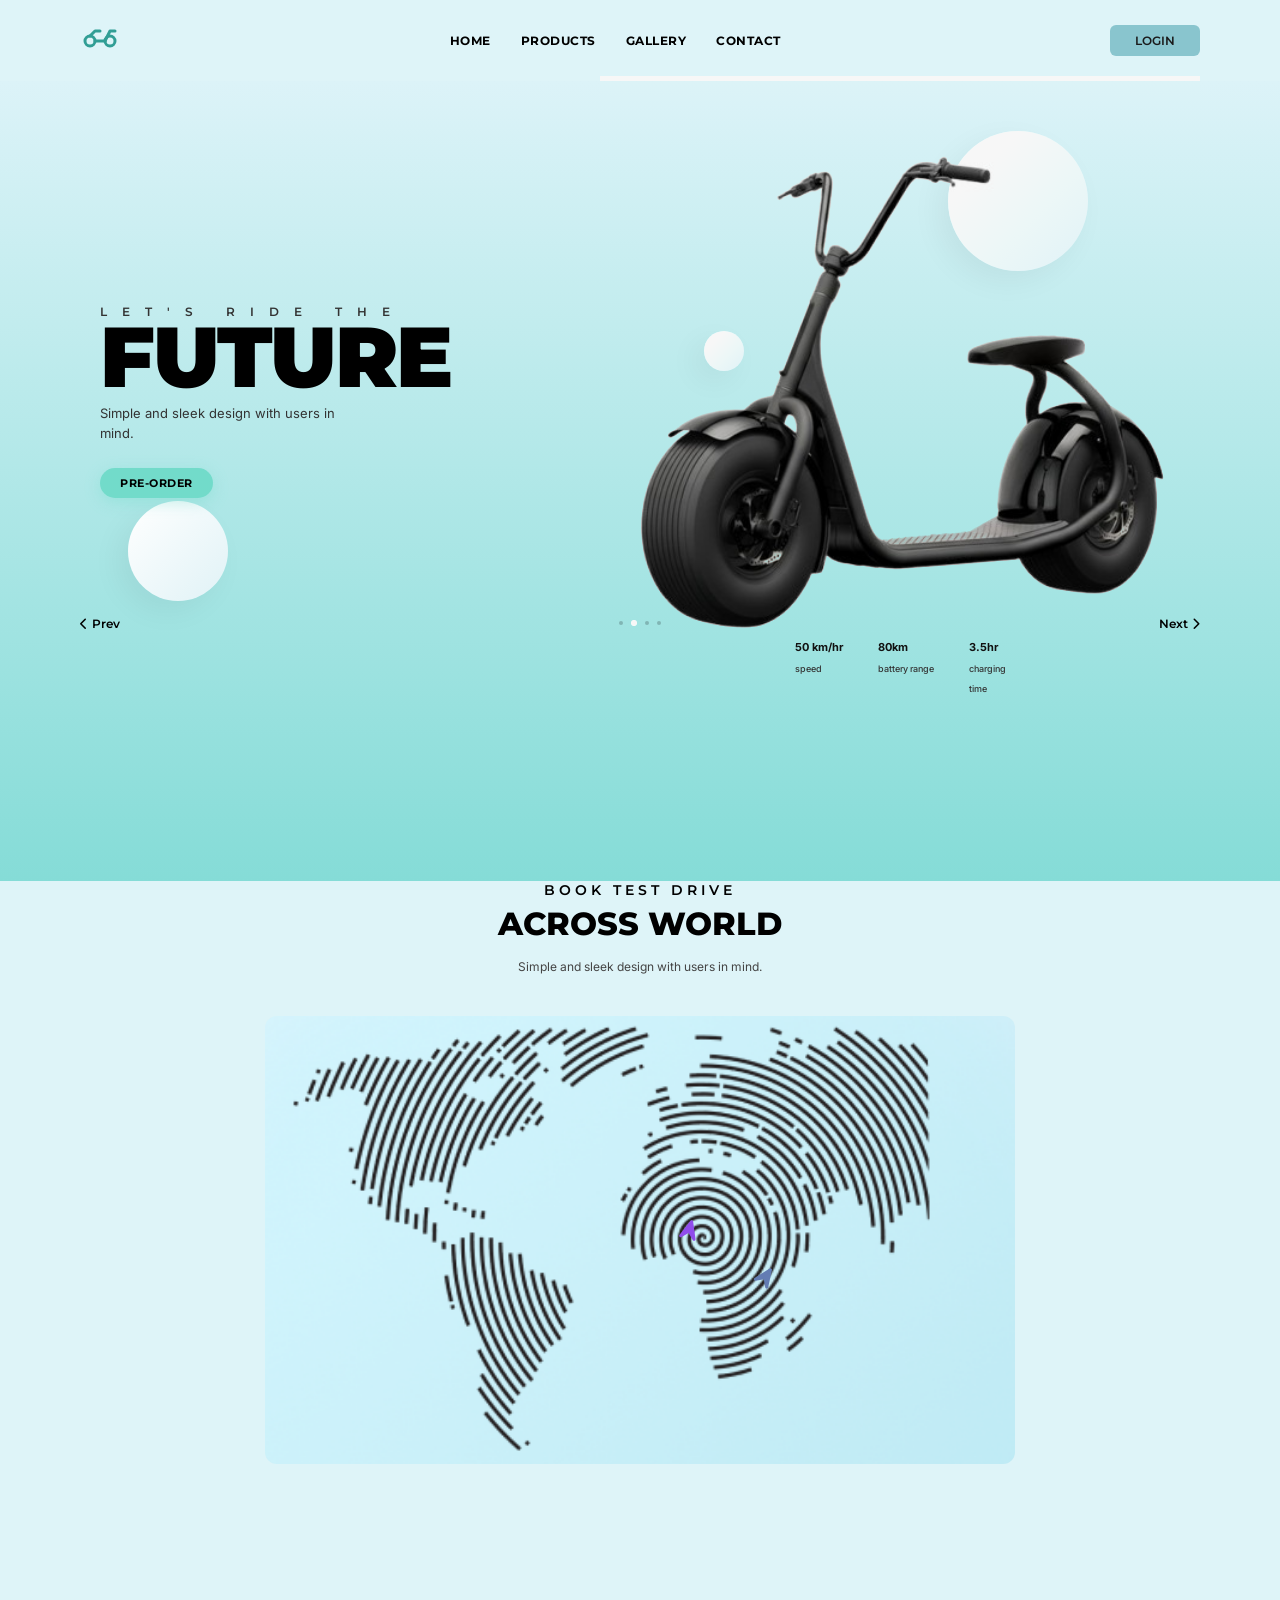
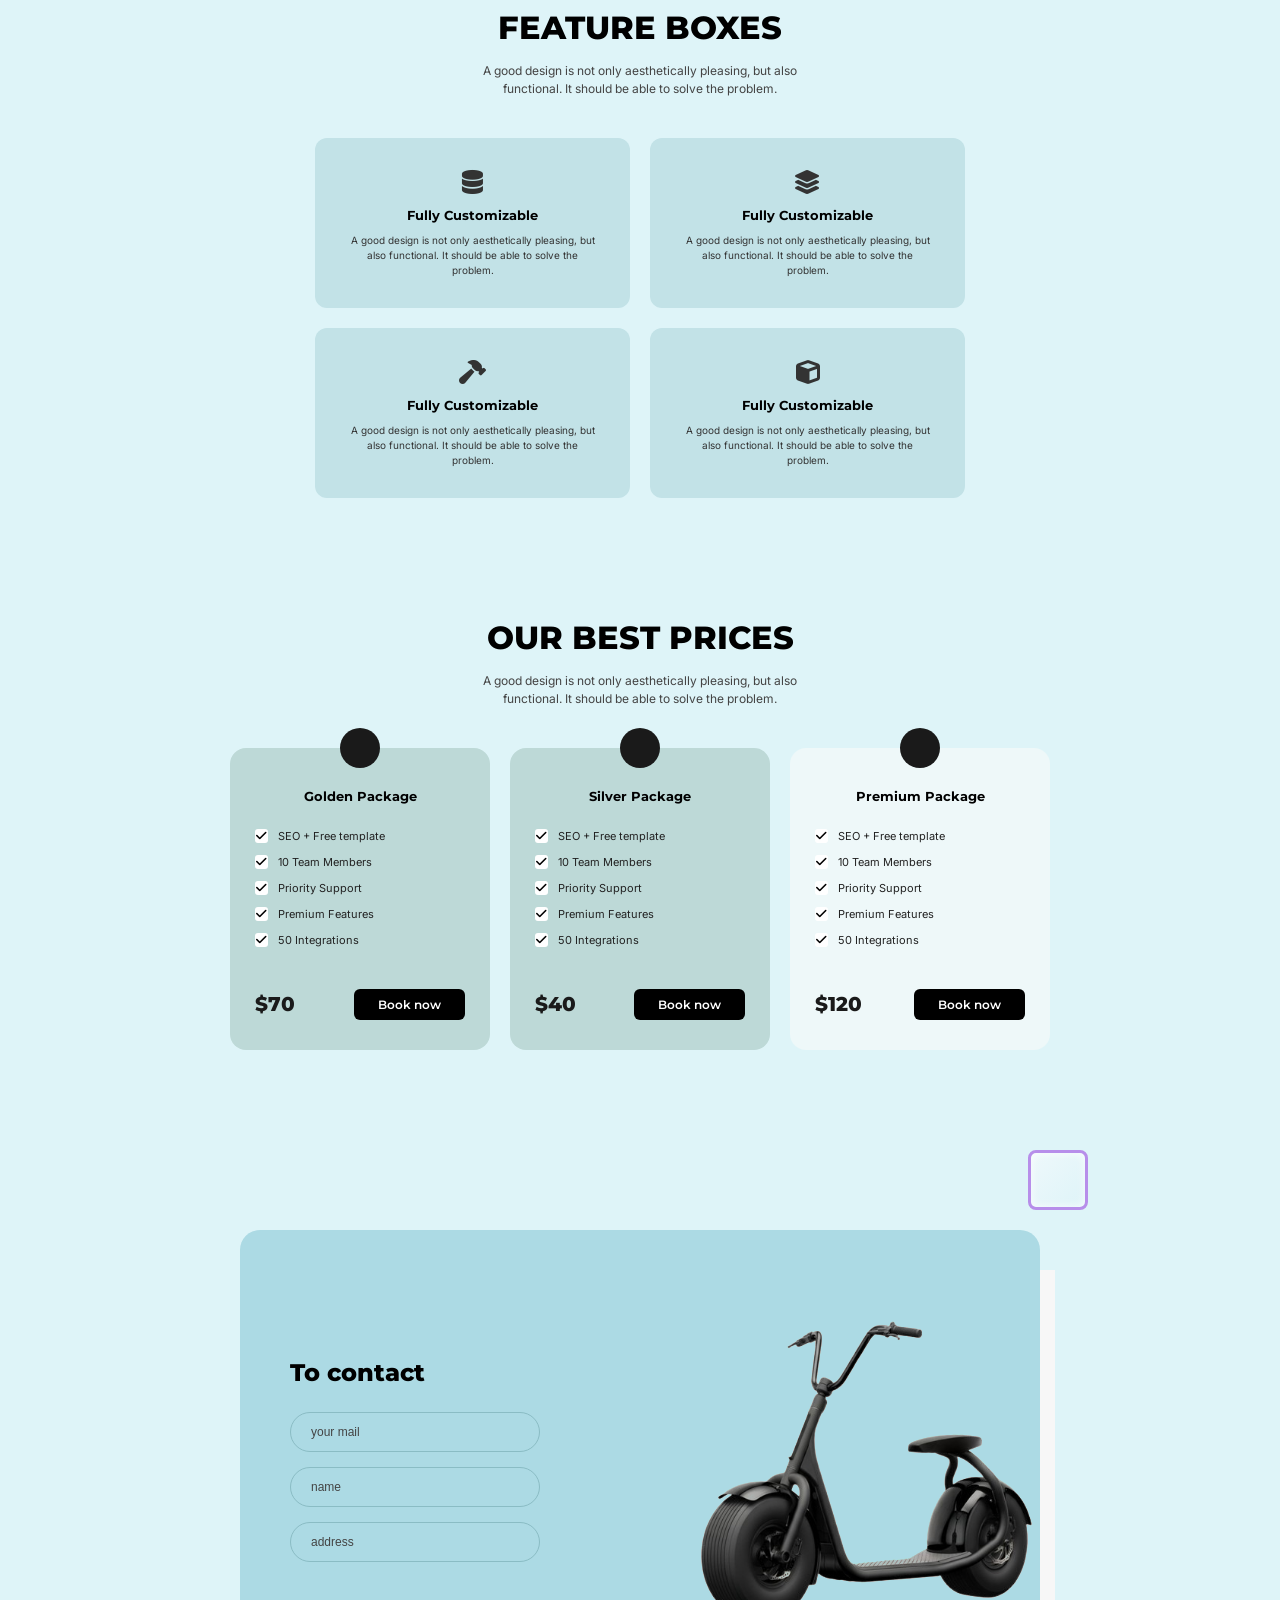
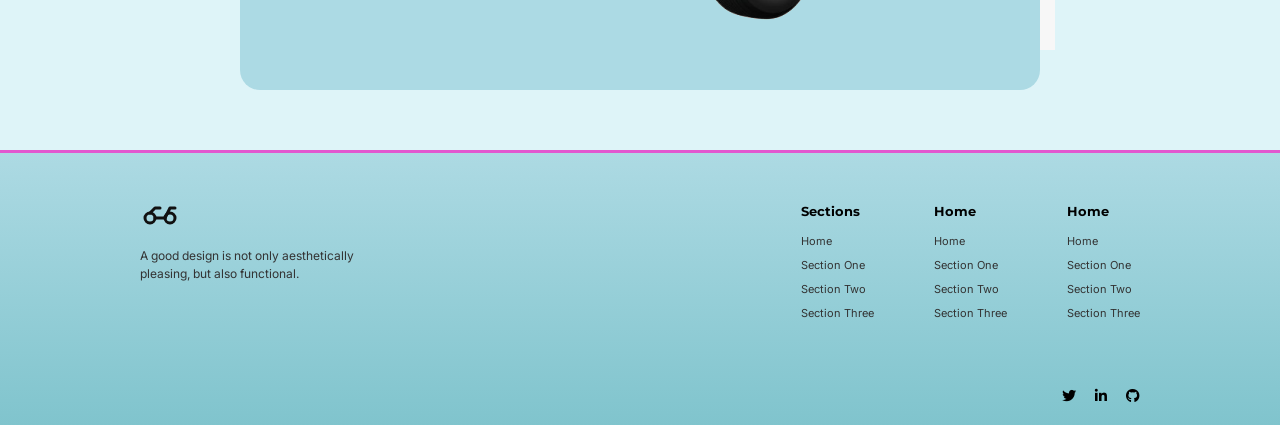
<file: frontend/figma.html>
<!DOCTYPE html>
<html lang="en">

<head>
    <meta charset="UTF-8">
    <meta name="viewport" content="width=device-width, initial-scale=1.0">
    <title>Ride The Future &middot; Electric Scooter</title>
    <!-- Fonts -->
    <link rel="preconnect" href="https://fonts.googleapis.com">
    <link rel="preconnect" href="https://fonts.gstatic.com" crossorigin>
    <link
        href="https://fonts.googleapis.com/css2?family=Montserrat:wght@400;500;600;700;800;900&family=Inter:wght@400;500;600&display=swap"
        rel="stylesheet">
    <!-- Font Awesome -->
    <link rel="stylesheet" href="https://cdnjs.cloudflare.com/ajax/libs/font-awesome/6.4.0/css/all.min.css">
    <!-- CSS -->
    <link rel="stylesheet" href="figma.css">
</head>

<body>
    <div class="main-container">
        <!-- HEADER -->
        <header class="navbar">
            <div class="logo">
                <svg width="40" height="25" viewBox="0 0 40 25" fill="none" xmlns="http://www.w3.org/2000/svg">
                    <circle cx="10" cy="15" r="5" stroke="#319e95" stroke-width="3" fill="none" />
                    <circle cx="30" cy="15" r="5" stroke="#319e95" stroke-width="3" fill="none" />
                    <path d="M15 15 L25 15" stroke="#319e95" stroke-width="3" stroke-linecap="round" />
                    <path d="M10 10 L15 5 L20 5" stroke="#319e95" stroke-width="3" stroke-linecap="round"
                        stroke-linejoin="round" />
                    <path d="M25 15 L30 5 L35 5" stroke="#319e95" stroke-width="3" stroke-linecap="round"
                        stroke-linejoin="round" />
                </svg>
            </div>
            <nav class="nav-links">
                <a href="#home">HOME</a>
                <a href="#products">PRODUCTS</a>
                <a href="#gallery">GALLERY</a>
                <a href="#contact">CONTACT</a>
            </nav>
            <div class="nav-action">
                <button class="btn btn-login">LOGIN</button>
            </div>
        </header>

        <!-- HERO SECTION -->
        <section class="hero" id="home">
            <div class="hero-bg-layer"></div>

            <div class="hero-decorative-spheres">
                <div class="sphere sphere-1"></div>
                <div class="sphere sphere-2"></div>
                <div class="sphere sphere-3"></div>
            </div>

            <div class="hero-content">
                <div class="hero-text-block">
                    <h3 class="hero-subtitle">L E T ' S &nbsp; R I D E &nbsp; T H E</h3>
                    <h1 class="hero-title">FUTURE</h1>
                    <p class="hero-desc">Simple and sleek design with users in mind.</p>
                    <button class="btn btn-preorder">PRE-ORDER</button>

                    <div class="slider-controls">
                        <button class="slider-arrow arrow-left"><i class="fa-solid fa-chevron-left"></i> Prev</button>
                        <div class="slider-dots">
                            <span class="dot"></span>
                            <span class="dot active"></span>
                            <span class="dot"></span>
                            <span class="dot"></span>
                        </div>
                        <button class="slider-arrow arrow-right">Next <i class="fa-solid fa-chevron-right"></i></button>
                    </div>
                </div>
                <div class="hero-image-wrapper">
                    <img src="assets/scooter.png" alt="Fat Tire Electric Scooter" class="hero-scooter" />
                    <!-- Stats section -->
                    <div class="hero-stats">
                        <div class="stat-item">
                            <span class="stat-value">50 km/hr</span>
                            <span class="stat-label">speed</span>
                        </div>
                        <div class="stat-item">
                            <span class="stat-value">80km</span>
                            <span class="stat-label">battery range</span>
                        </div>
                        <div class="stat-item">
                            <span class="stat-value">3.5hr</span>
                            <span class="stat-label">charging<br>time</span>
                        </div>
                    </div>
                </div>
            </div>
        </section>

        <!-- WAVE DIVIDER -->
        <div class="wave-divider" style="margin-top:-100px; height: 260px;">
            <svg viewBox="0 0 1440 260" fill="none" xmlns="http://www.w3.org/2000/svg" preserveAspectRatio="none">
                <!-- Extremely deep concave curve taking a large bite out of the center -->
                <path d="M0,260 C380,-30 1060,-30 1440,260 L1440,280 L0,280 Z" fill="#b1e6e0" opacity="0.4"></path>
                <path d="M0,280 C360,10 1080,10 1440,280 L1440,300 L0,300 Z" fill="#def4f8"></path>
            </svg>
        </div>

        <div class="content-body">
            <!-- MAP SECTION -->
            <section class="map-section" id="products">
                <div class="section-title-center">
                    <h4 class="title-sub">BOOK TEST DRIVE</h4>
                    <h2 class="title-main">ACROSS WORLD</h2>
                    <p class="title-desc">Simple and sleek design with users in mind.</p>
                </div>
                <div class="map-image-container">
                    <img src="assets/map.png" alt="World Map" class="line-map" />
                    <div class="map-loc-1"><i class="fa-solid fa-location-arrow"></i></div>
                    <div class="map-loc-2"><i class="fa-solid fa-location-arrow"></i></div>
                </div>
            </section>

            <!-- FEATURES SECTION -->
            <section class="features-section" id="gallery">
                <div class="section-title-center">
                    <h2 class="title-main">Feature Boxes</h2>
                    <p class="title-desc narrow">A good design is not only aesthetically pleasing, but also functional.
                        It should be able to solve the problem.</p>
                </div>
                <div class="features-grid">
                    <div class="feature-card">
                        <div class="feature-icon"><i class="fa-solid fa-database"></i></div>
                        <h4 class="feature-title">Fully Customizable</h4>
                        <p class="feature-desc">A good design is not only aesthetically pleasing, but also functional.
                            It should be able to solve the problem.</p>
                    </div>
                    <div class="feature-card">
                        <div class="feature-icon"><i class="fa-solid fa-layer-group"></i></div>
                        <h4 class="feature-title">Fully Customizable</h4>
                        <p class="feature-desc">A good design is not only aesthetically pleasing, but also functional.
                            It should be able to solve the problem.</p>
                    </div>
                    <div class="feature-card">
                        <div class="feature-icon"><i class="fa-solid fa-hammer"></i></div>
                        <h4 class="feature-title">Fully Customizable</h4>
                        <p class="feature-desc">A good design is not only aesthetically pleasing, but also functional.
                            It should be able to solve the problem.</p>
                    </div>
                    <div class="feature-card">
                        <div class="feature-icon"><i class="fa-solid fa-cube"></i></div>
                        <h4 class="feature-title">Fully Customizable</h4>
                        <p class="feature-desc">A good design is not only aesthetically pleasing, but also functional.
                            It should be able to solve the problem.</p>
                    </div>
                </div>
            </section>

            <!-- PRICING SECTION -->
            <section class="pricing-section">
                <div class="section-title-center">
                    <h2 class="title-main">Our Best Prices</h2>
                    <p class="title-desc narrow">A good design is not only aesthetically pleasing, but also functional.
                        It should be able to solve the problem.</p>
                </div>
                <div class="pricing-cards">
                    <!-- Golden Package -->
                    <div class="price-card card-left">
                        <div class="price-circle"></div>
                        <h3 class="pack-name">Golden Package</h3>
                        <ul class="pack-features">
                            <li><i class="fa-solid fa-check"></i> SEO + Free template</li>
                            <li><i class="fa-solid fa-check"></i> 10 Team Members</li>
                            <li><i class="fa-solid fa-check"></i> Priority Support</li>
                            <li><i class="fa-solid fa-check"></i> Premium Features</li>
                            <li><i class="fa-solid fa-check"></i> 50 Integrations</li>
                        </ul>
                        <div class="pack-footer">
                            <span class="pack-price">$70</span>
                            <button class="btn btn-dark">Book now</button>
                        </div>
                    </div>

                    <!-- Silver Package (Highlighted) -->
                    <div class="price-card card-mid">
                        <div class="price-circle"></div>
                        <h3 class="pack-name">Silver Package</h3>
                        <ul class="pack-features">
                            <li><i class="fa-solid fa-check"></i> SEO + Free template</li>
                            <li><i class="fa-solid fa-check"></i> 10 Team Members</li>
                            <li><i class="fa-solid fa-check"></i> Priority Support</li>
                            <li><i class="fa-solid fa-check"></i> Premium Features</li>
                            <li><i class="fa-solid fa-check"></i> 50 Integrations</li>
                        </ul>
                        <div class="pack-footer">
                            <span class="pack-price">$40</span>
                            <button class="btn btn-dark">Book now</button>
                        </div>
                    </div>

                    <!-- Premium Package -->
                    <div class="price-card card-right">
                        <div class="price-circle"></div>
                        <h3 class="pack-name">Premium Package</h3>
                        <ul class="pack-features">
                            <li><i class="fa-solid fa-check"></i> SEO + Free template</li>
                            <li><i class="fa-solid fa-check"></i> 10 Team Members</li>
                            <li><i class="fa-solid fa-check"></i> Priority Support</li>
                            <li><i class="fa-solid fa-check"></i> Premium Features</li>
                            <li><i class="fa-solid fa-check"></i> 50 Integrations</li>
                        </ul>
                        <div class="pack-footer">
                            <span class="pack-price">$120</span>
                            <button class="btn btn-dark">Book now</button>
                        </div>
                    </div>
                </div>
            </section>

            <!-- CONTACT SECTION -->
            <section class="contact-section" id="contact">
                <div class="square-float"></div>
                <div class="contact-container">
                    <div class="contact-form-side">
                        <h2 class="contact-title">To contact</h2>
                        <form class="contact-form">
                            <input type="email" placeholder="your mail" class="form-input">
                            <input type="text" placeholder="name" class="form-input">
                            <input type="text" placeholder="address" class="form-input">
                        </form>
                    </div>
                    <div class="contact-image-side">
                        <img src="assets/scooter.png" alt="Scooter" class="contact-scooter" />
                    </div>
                </div>
            </section>
        </div>

        <!-- FOOTER -->
        <footer class="main-footer">
            <div class="footer-inner">
                <div class="footer-brand">
                    <div class="logo-footer">
                        <svg width="40" height="25" viewBox="0 0 40 25" fill="none" xmlns="http://www.w3.org/2000/svg">
                            <circle cx="10" cy="15" r="5" stroke="#111" stroke-width="3" fill="none" />
                            <circle cx="30" cy="15" r="5" stroke="#111" stroke-width="3" fill="none" />
                            <path d="M15 15 L25 15" stroke="#111" stroke-width="3" stroke-linecap="round" />
                            <path d="M10 10 L15 5 L20 5" stroke="#111" stroke-width="3" stroke-linecap="round"
                                stroke-linejoin="round" />
                            <path d="M25 15 L30 5 L35 5" stroke="#111" stroke-width="3" stroke-linecap="round"
                                stroke-linejoin="round" />
                        </svg>
                    </div>
                    <p class="footer-desc">A good design is not only aesthetically pleasing, but also functional.</p>
                </div>
                <div class="footer-links">
                    <div class="link-col">
                        <h4>Sections</h4>
                        <a href="#">Home</a>
                        <a href="#">Section One</a>
                        <a href="#">Section Two</a>
                        <a href="#">Section Three</a>
                    </div>
                    <div class="link-col">
                        <h4>Home</h4>
                        <a href="#">Home</a>
                        <a href="#">Section One</a>
                        <a href="#">Section Two</a>
                        <a href="#">Section Three</a>
                    </div>
                    <div class="link-col">
                        <h4>Home</h4>
                        <a href="#">Home</a>
                        <a href="#">Section One</a>
                        <a href="#">Section Two</a>
                        <a href="#">Section Three</a>
                    </div>
                </div>
            </div>
            <div class="footer-bottom">
                <div class="social-icons">
                    <a href="#"><i class="fa-brands fa-twitter"></i></a>
                    <a href="#"><i class="fa-brands fa-linkedin-in"></i></a>
                    <a href="#"><i class="fa-brands fa-github"></i></a>
                </div>
            </div>
        </footer>
    </div>
</body>

</html>
</file>
<file: frontend/figma.css>
@import url('https://fonts.googleapis.com/css2?family=Montserrat:wght@400;500;600;700;800;900&family=Inter:wght@400;500;600&display=swap');

/* RESET & BASICS */
* {
    margin: 0;
    padding: 0;
    box-sizing: border-box;
}

body {
    font-family: 'Inter', sans-serif;
    background: #def4f8;
    /* Soft cyan overall background */
    color: #1a1a1a;
    min-height: 100vh;
    overflow-x: hidden;
}

h1,
h2,
h3,
h4,
h5,
h6 {
    font-family: 'Montserrat', sans-serif;
}

/* GRADIENT HERO BACKGROUND */
.main-container {
    position: relative;
    max-width: 1440px;
    margin: 0 auto;
    background: #def4f8;
}

.hero-bg-layer {
    position: absolute;
    top: 0;
    left: 0;
    width: 100%;
    height: 800px;
    background: linear-gradient(180deg, #dcf3f8 0%, #85dcd7 100%);
    z-index: 0;
    overflow: hidden;
}

/* BUTTONS */
.btn {
    font-family: 'Montserrat', sans-serif;
    font-weight: 600;
    cursor: pointer;
    transition: all 0.3s ease;
    border: none;
    outline: none;
}

.btn-login {
    background-color: #89c5ce;
    color: #1a1a1a;
    border-radius: 6px;
    padding: 8px 25px;
    font-size: 12px;
}

.btn-login:hover {
    background-color: #7ab3bc;
}

.btn-preorder {
    background-color: #72dbca;
    color: #000;
    border-radius: 20px;
    padding: 8px 20px;
    font-size: 11px;
    letter-spacing: 0.5px;
    box-shadow: 0 4px 15px rgba(114, 219, 202, 0.4);
    font-weight: 700;
}

.btn-preorder:hover {
    transform: translateY(-2px);
    box-shadow: 0 6px 20px rgba(114, 219, 202, 0.6);
}

.btn-dark {
    background-color: #000;
    color: #fff;
    border-radius: 6px;
    padding: 8px 24px;
    font-size: 12px;
}

.btn-dark:hover {
    background-color: #222;
}

/* NAVBAR */
.navbar {
    display: flex;
    justify-content: space-between;
    align-items: center;
    padding: 25px 80px;
    position: relative;
    z-index: 10;
}

.nav-links {
    display: flex;
    gap: 30px;
}

.nav-links a {
    text-decoration: none;
    color: #000;
    font-family: 'Montserrat', sans-serif;
    font-weight: 700;
    font-size: 12px;
    letter-spacing: 0.5px;
    transition: color 0.3s;
}

.nav-links a:hover {
    color: #319e95;
}

/* HERO SECTION */
.hero {
    display: flex;
    flex-direction: column;
    padding: 40px 80px 0;
    position: relative;
    z-index: 5;
    height: 600px;
}

.hero-content {
    display: flex;
    width: 100%;
    align-items: center;
    justify-content: space-between;
    flex: 1;
}

.hero-text-block {
    flex: 1;
    z-index: 2;
    padding-left: 20px;
}

.hero-subtitle {
    font-size: 12px;
    letter-spacing: 6px;
    font-weight: 600;
    color: #333;
    margin-bottom: -5px;
    text-transform: uppercase;
}

.hero-title {
    font-size: 85px;
    font-weight: 900;
    line-height: 1;
    margin-bottom: 5px;
    color: #000;
    letter-spacing: -2px;
}

.hero-desc {
    font-size: 13px;
    color: #333;
    margin-bottom: 25px;
    max-width: 250px;
    line-height: 1.5;
}

/* HERO STATS */
.hero-stats {
    position: absolute;
    bottom: -15px;
    left: 50%;
    transform: translateX(-50%);
    display: flex;
    gap: 35px;
    z-index: 5;
}

.stat-item {
    text-align: left;
}

.stat-value {
    font-size: 11px;
    font-weight: 700;
    color: #111;
    display: block;
    margin-bottom: 2px;
}

.stat-label {
    font-size: 9px;
    color: #333;
    font-weight: 500;
}

/* SLIDER CONTROLS under Hero */
.slider-controls {
    position: absolute;
    bottom: 50px;
    left: 80px;
    width: calc(100% - 160px);
    display: flex;
    justify-content: space-between;
    align-items: center;
    z-index: 5;
}

.slider-arrow {
    background: none;
    border: none;
    font-size: 12px;
    font-family: 'Montserrat', sans-serif;
    font-weight: 600;
    cursor: pointer;
    color: #000;
    display: flex;
    align-items: center;
    gap: 4px;
}

.slider-dots {
    display: flex;
    gap: 8px;
}

.dot {
    width: 4px;
    height: 4px;
    border-radius: 50%;
    background-color: rgba(0, 0, 0, 0.2);
}

.dot.active {
    background-color: #fff;
    width: 6px;
    height: 6px;
    margin-top: -1px;
}

/* HERO IMAGES */
.hero-image-wrapper {
    flex: 1.2;
    position: relative;
    display: flex;
    justify-content: center;
    height: 100%;
    align-items: center;
}

.hero-scooter {
    width: 120%;
    max-width: 650px;
    transform: rotateY(0deg);
    /* Facing left */
    mix-blend-mode: darken;
    z-index: 4;
    margin-top: -50px;
}

/* DECORATIVE SPHERES */
.sphere {
    position: absolute;
    border-radius: 50%;
    background: linear-gradient(135deg, #ffffff 0%, #e0f2f6 100%);
    box-shadow: -10px 10px 30px rgba(0, 0, 0, 0.05);
    z-index: 1;
}

.sphere-1 {
    width: 140px;
    height: 140px;
    top: 50px;
    right: 15%;
}

.sphere-2 {
    width: 100px;
    height: 100px;
    bottom: 80px;
    left: 10%;
}

.sphere-3 {
    width: 40px;
    height: 40px;
    top: 250px;
    left: 55%;
}

/* WAVE DIVIDER */
.wave-divider {
    position: relative;
    width: 100%;
    height: 120px;
    margin-top: -50px;
    z-index: 3;
    overflow: hidden;
}

.wave-divider svg {
    width: 100%;
    height: 100%;
    transform: scale(1.1);
}

/* CONTENT BODY Background */
.content-body {
    background: #def4f8;
    position: relative;
    z-index: 4;
}

/* TYPOGRAPHY CENTER */
.section-title-center {
    text-align: center;
    margin-bottom: 40px;
}

.title-sub {
    font-size: 14px;
    letter-spacing: 4px;
    color: #000;
    margin-bottom: 5px;
    font-weight: 600;
    text-transform: uppercase;
}

.title-main {
    font-size: 32px;
    font-weight: 800;
    color: #000;
    margin-bottom: 15px;
    text-transform: uppercase;
}

.title-desc {
    font-size: 12px;
    color: #444;
    max-width: 350px;
    margin: 0 auto;
    line-height: 1.5;
}

/* MAP SECTION */
.map-section {
    padding: 40px 0 80px;
    position: relative;
}

.map-image-container {
    max-width: 750px;
    margin: 0 auto;
    text-align: center;
    position: relative;
}

.line-map {
    width: 100%;
    border-radius: 12px;
}

.map-loc-1 {
    position: absolute;
    top: 45%;
    left: 55%;
    color: #904ceb;
    /* Purple pointer */
    font-size: 24px;
    transform: rotate(-30deg);
}

.map-loc-2 {
    position: absolute;
    top: 55%;
    left: 65%;
    color: #637cb3;
    /* Blue pointer */
    font-size: 24px;
    transform: rotate(-10deg);
}

.tooltip-name {
    position: absolute;
    padding: 6px 15px;
    border-radius: 8px;
    font-size: 14px;
    font-weight: 600;
    color: #fff;
}

.tooltip-1 {
    background: #a962ff;
    /* Purple tooltip */
    top: 52%;
    left: 45%;
}

.tooltip-2 {
    background: #6a82bd;
    /* Blue tooltip */
    top: 62%;
    left: 67%;
}


/* FEATURES SECTION */
.features-section {
    padding: 60px 20px;
}

.features-grid {
    display: grid;
    grid-template-columns: repeat(2, 1fr);
    max-width: 650px;
    margin: 0 auto;
    gap: 20px;
}

.feature-card {
    background: #c2e2e7;
    border-radius: 12px;
    padding: 30px 20px;
    text-align: center;
}

.feature-icon {
    font-size: 24px;
    color: #333;
    margin-bottom: 10px;
}

.feature-title {
    font-size: 13px;
    font-weight: 700;
    margin-bottom: 10px;
    color: #000;
}

.feature-desc {
    font-size: 10px;
    color: #333;
    line-height: 1.5;
    padding: 0 10px;
}

/* PRICING SECTION */
.pricing-section {
    padding: 60px 20px 100px;
}

.pricing-cards {
    display: flex;
    justify-content: center;
    gap: 20px;
    max-width: 900px;
    margin: 0 auto;
    align-items: stretch;
}

.price-card {
    border-radius: 16px;
    padding: 40px 25px 30px;
    width: 260px;
    position: relative;
    display: flex;
    flex-direction: column;
}

.card-left,
.card-mid {
    background: #bdd9d7;
}

.card-right {
    background: #eef8f9;
}

.price-circle {
    width: 40px;
    height: 40px;
    border-radius: 50%;
    background-color: #1a1a1a;
    position: absolute;
    top: -20px;
    left: 50%;
    transform: translateX(-50%);
}

.pack-name {
    text-align: center;
    font-size: 13px;
    font-weight: 700;
    margin-bottom: 25px;
    color: #000;
}

.pack-features {
    list-style: none;
    margin-bottom: 30px;
    flex-grow: 1;
}

.pack-features li {
    font-size: 11px;
    color: #222;
    margin-bottom: 12px;
    display: flex;
    align-items: center;
    gap: 10px;
}

.pack-features li i {
    font-size: 12px;
    color: #000;
    background: #fff;
    border-radius: 3px;
    padding: 1px;
}

.pack-footer {
    display: flex;
    justify-content: space-between;
    align-items: center;
    margin-top: auto;
}

.pack-price {
    font-size: 20px;
    font-weight: 800;
    font-family: 'Montserrat', sans-serif;
}

/* CONTACT SECTION */
.contact-section {
    padding: 80px 80px 60px;
    position: relative;
}

.contact-container {
    background: #acdae4;
    border-radius: 20px;
    padding: 40px 50px;
    display: flex;
    align-items: center;
    max-width: 800px;
    margin: 0 auto;
    position: relative;
    z-index: 2;
}

.contact-form-side {
    flex: 1;
}

.contact-title {
    font-size: 24px;
    font-weight: 800;
    margin-bottom: 25px;
    color: #000;
}

.contact-form {
    display: flex;
    flex-direction: column;
    gap: 15px;
    max-width: 250px;
}

.form-input {
    width: 100%;
    padding: 12px 20px;
    border-radius: 20px;
    border: 1px solid #8abcc4;
    background: transparent;
    font-size: 12px;
    color: #000;
    outline: none;
    transition: all 0.3s;
}

.form-input::placeholder {
    color: #444;
}

.form-input:focus {
    background: rgba(255, 255, 255, 0.4);
    border-color: #319e95;
}

.contact-image-side {
    flex: 1;
    display: flex;
    justify-content: center;
    position: relative;
}

.contact-scooter {
    width: 140%;
    max-width: 380px;
    mix-blend-mode: darken;
    transform: scaleX(1);
    margin-right: -100px;
}

.square-float {
    position: absolute;
    width: 60px;
    height: 60px;
    right: 15vw;
    top: 0;
    border: 3px solid #b78eea;
    border-radius: 8px;
    background: linear-gradient(135deg, #eef8fb 0%, transparent 100%);
    box-shadow: inset 0 0 10px rgba(255, 255, 255, 0.8);
    z-index: 3;
}

/* FOOTER */
.main-footer {
    background: linear-gradient(180deg, #addae3 0%, #80c4cd 100%);
    border-top: 3px solid #e258cf;
    padding: 50px 80px 20px;
    position: relative;
    z-index: 5;
}

.footer-inner {
    display: flex;
    justify-content: space-between;
    margin-bottom: 40px;
    max-width: 1000px;
    margin-left: auto;
    margin-right: auto;
}

.footer-brand {
    max-width: 250px;
}

.logo-footer {
    margin-bottom: 15px;
}

.footer-desc {
    font-size: 12px;
    color: #333;
    line-height: 1.5;
}

.footer-links {
    display: flex;
    gap: 60px;
}

.link-col h4 {
    font-size: 13px;
    font-family: 'Montserrat', sans-serif;
    color: #000;
    margin-bottom: 15px;
    font-weight: 700;
}

.link-col a {
    display: block;
    color: #333;
    text-decoration: none;
    font-size: 11px;
    margin-bottom: 10px;
    transition: color 0.3s;
}

.link-col a:hover {
    color: #000;
}

.footer-bottom {
    display: flex;
    justify-content: flex-end;
    padding-top: 15px;
    max-width: 1000px;
    margin: 0 auto;
}

.social-icons a {
    color: #000;
    font-size: 14px;
    margin-left: 15px;
}

/* RESPONSIVE */
@media (max-width: 1024px) {
    .hero {
        flex-direction: column;
        padding-top: 20px;
        height: auto;
    }

    .hero-image-wrapper {
        margin-top: 20px;
    }

    .contact-container {
        flex-direction: column;
    }

    .contact-scooter {
        margin: 0;
        width: 100%;
    }

    .pricing-cards {
        flex-direction: column;
        align-items: center;
    }
}

@media (max-width: 768px) {
    .navbar {
        padding: 16px 20px;
    }

    .nav-links {
        display: none;
    }

    .hero {
        padding: 18px 20px 0;
    }

    .hero-text-block {
        padding-left: 0;
    }

    .hero-title {
        font-size: 52px;
    }

    .hero-desc {
        max-width: 100%;
    }

    .slider-container {
        position: static;
        width: 100%;
        margin-top: 18px;
        left: auto;
        bottom: auto;
    }

    .contact-section,
    .main-footer {
        padding-left: 20px;
        padding-right: 20px;
    }

    .contact-container {
        padding: 28px 20px;
    }

    .footer-inner {
        flex-direction: column;
        gap: 26px;
        padding: 0;
    }

    .footer-links {
        flex-wrap: wrap;
        gap: 30px;
    }

    .footer-bottom {
        padding-left: 0;
        padding-right: 0;
    }
}
</file>
